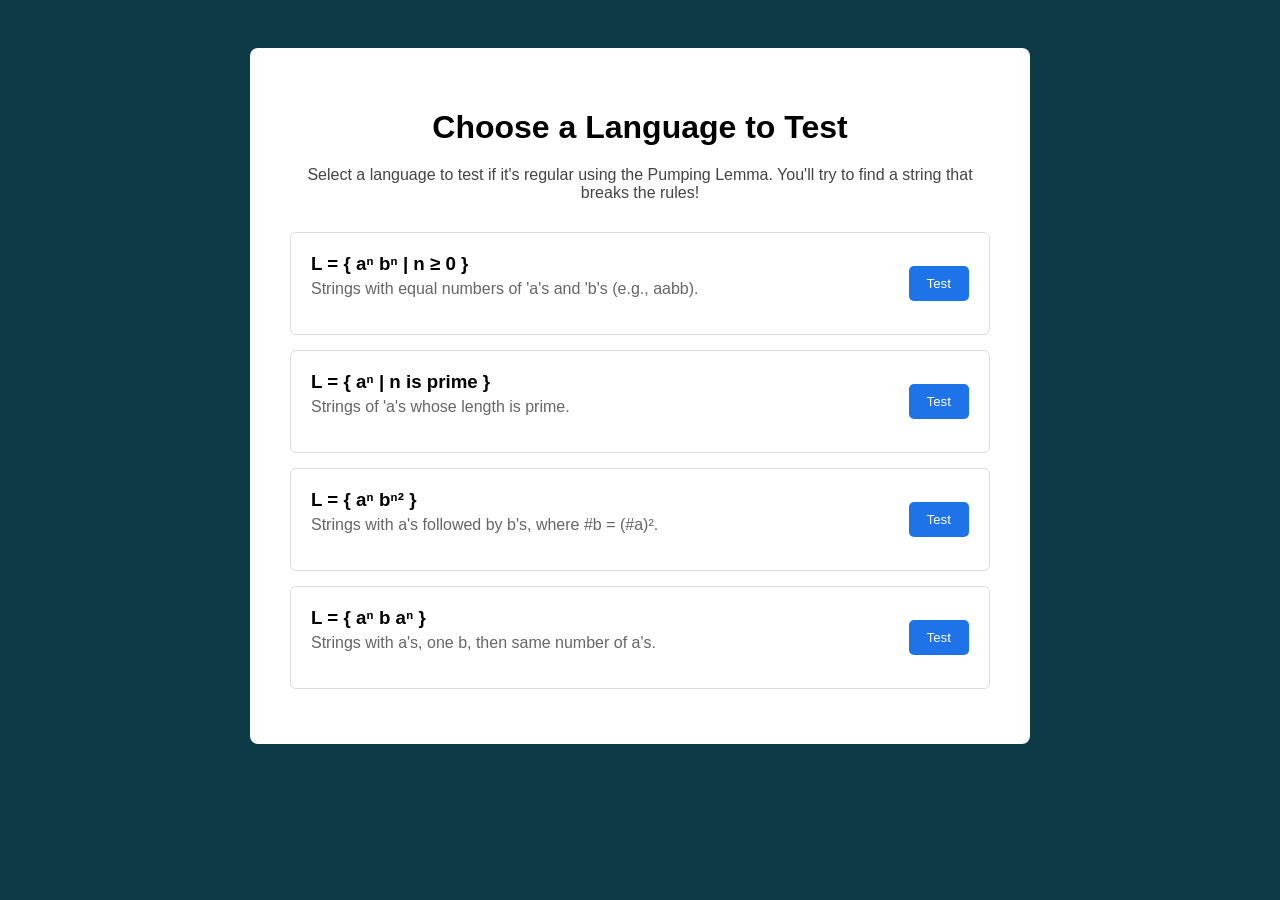
<file: index.html>
<!DOCTYPE html>
<html lang="en">

<head>

<meta charset="UTF-8">
<title>Pumping Lemma Visualizer</title>

<link rel="stylesheet" href="style.css">

</head>

<body>

<div class="container">

<h1>Choose a Language to Test</h1>

<p class="description">
Select a language to test if it's regular using the Pumping Lemma.
You'll try to find a string that breaks the rules!
</p>


<div class="language-card">

<div class="language-info">
<h3>L = { aⁿ bⁿ | n ≥ 0 }</h3>
<p>Strings with equal numbers of 'a's and 'b's (e.g., aabb).</p>
</div>

<button onclick="openSimulator('anbn')">Test</button>

</div>



<div class="language-card">

<div class="language-info">
<h3>L = { aⁿ | n is prime }</h3>
<p>Strings of 'a's whose length is prime.</p>
</div>

<button onclick="openSimulator('aprime')">Test</button>

</div>


<div class="language-card">

<div class="language-info">
<h3>L = { aⁿ bⁿ² }</h3>
<p>Strings with a's followed by b's, where #b = (#a)².</p>
</div>

<button onclick="openSimulator('square')">Test</button>

</div>


<div class="language-card">

<div class="language-info">
<h3>L = { aⁿ b aⁿ }</h3>
<p>Strings with a's, one b, then same number of a's.</p>
</div>

<button onclick="openSimulator('aba')">Test</button>

</div>


</div>


<script src="script.js"></script>
<script>
function selectLang(language){
    localStorage.setItem("selectedLanguage", language)
    window.location.href = "simulator.html"
}
</script>

</body>

</html>
</file>
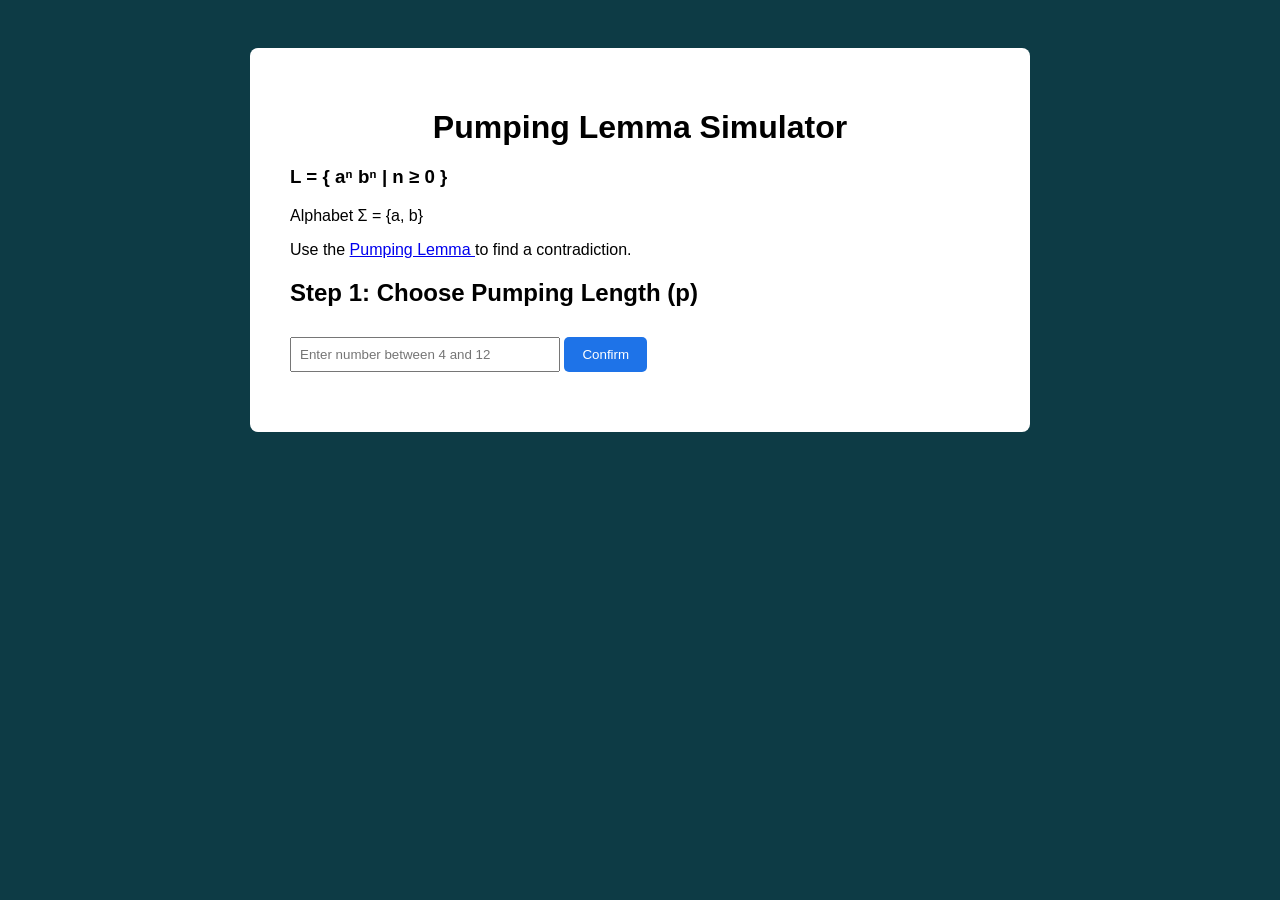
<file: simulator.html>
<!DOCTYPE html>
<html lang="en">

<head>

<meta charset="UTF-8">
<title>Pumping Lemma Simulator</title>

<link rel="stylesheet" href="style.css">

</head>

<body>
<div class="container">

<h1>Pumping Lemma Simulator</h1>

<h3 id="languageTitle"></h3>

<p id="alphabetText"></p>

<p>
Use the
<a href="https://en.wikipedia.org/wiki/Pumping_lemma_for_regular_languages" target="_blank">
Pumping Lemma
</a>
to find a contradiction.
</p>


<h2>Step 1: Choose Pumping Length (p)</h2>

<input id="pValue" type="number" placeholder="Enter number between 4 and 12">

<button onclick="validateP()">Confirm</button>

<div id="pError" class="error"></div>


<div id="step2" style="display:none;">

<h2>Step 2: Enter String</h2>

<input id="inputString" type = "text">

<button onclick="validateString()">Validate String</button>

<div id="stringError" class="error"></div>

</div>

<div id="step3" style="display:none;">

<h2>Step 3: Split String into x, y, z</h2>

<div id="visualString"></div>

<div class="slider-container">
<label>x end</label>
<input type="range" id="xSlider" min="0" value="0">
</div>

<div class="slider-container">
<label>y end</label>
<input type="range" id="ySlider" min="0" value="1">
</div>

<div id="splitError" class="error"></div>

<div id="xyzValues" style="margin-top:20px;">
<p><b>x = </b><span id="xVal"></span></p>
<p><b>y = </b><span id="yVal"></span></p>
<p><b>z = </b><span id="zVal"></span></p>
</div>

</div>

<div id="step4" style="display:none; margin-top:30px;">

<h2>Step 4: Repeat y</h2>

<label>Enter a number (i) to repeat y</label>

<input id="iValue" type="number" placeholder="e.g., 2">

<button onclick="testPumping()">Test String</button>

<div id="pumpError" class="error"></div>

<div id="pumpResult" style="margin-top:15px;"></div>


</div>

<script src="script.js"></script>

<!-- <script>

const lang = localStorage.getItem("selectedLanguage") || "anbn";

const title = document.getElementById("languageTitle");
const alphabet = document.getElementById("alphabetText");
const inputPlaceholder = document.getElementById("inputString");

// Ensure steps are hidden on fresh load
document.getElementById("step2").style.display = "none";
document.getElementById("step3").style.display = "none";
document.getElementById("step4").style.display = "none";

// Update UI based on what was clicked in index.html
if (lang === "anbn") {
    title.innerText = "L = { aⁿ bⁿ | n ≥ 0 }";
    alphabet.innerText = "Alphabet Σ = {a, b}";
    inputPlaceholder.placeholder = "Example: a5b5";
} else if (lang === "aprime") {
    title.innerText = "L = { aⁿ | n is prime }";
    alphabet.innerText = "Alphabet Σ = {a}";
    inputPlaceholder.placeholder = "Example: a7";
} else if (lang === "square") {
    title.innerText = "L = { aⁿ bⁿ² }";
    alphabet.innerText = "Alphabet Σ = {a, b}";
    inputPlaceholder.placeholder = "Example: a3b9";
} else if (lang === "aba") {
    title.innerText = "L = { aⁿ b aⁿ }";
    alphabet.innerText = "Alphabet Σ = {a, b}";
    inputPlaceholder.placeholder = "Example: a4ba4";
}
</script> -->
</body>

</html>
</file>
<file: style.css>
body{
font-family:Arial;
padding:40px;
}

#stringView{
margin-top:20px;
}

.char{
display:inline-block;
padding:10px;
margin:3px;
border-radius:4px;
border:1px solid #aaa;
font-weight:bold;
}

#errorMsg{
color:red;
margin-top:10px;
}
body{
font-family:Arial;
background:#0d3b45;
display:flex;
justify-content:center;
padding:40px;
}


.container{

background:white;
padding:40px;
width:700px;
border-radius:8px;

}


h1{
text-align:center;
margin-bottom:20px;
}


.description{
text-align:center;
margin-bottom:30px;
color:#444;
}


.language-card{

display:flex;
justify-content:space-between;
align-items:center;

border:1px solid #ddd;
padding:20px;
margin-bottom:15px;

border-radius:6px;

}


.language-info h3{
margin:0;
}


.language-info p{
margin-top:5px;
color:#666;
}


button{

background:#1e73e8;
color:white;

border:none;

padding:10px 18px;

border-radius:5px;

cursor:pointer;

}


button:hover{

background:#1558b0;

}
.error{
color:red;
margin-top:10px;
}

input{
padding:8px;
margin-top:10px;
margin-bottom:10px;
width:250px;
}

#visualString{
margin-top:20px;
margin-bottom:20px;
font-size:20px;
letter-spacing:10px;
}

.charBox{
display:inline-block;
padding:10px;
margin:2px;
border-radius:4px;
background:#ddd;
}

.xColor{
background:#6ec1e4;
}

.yColor{
background:#ffb703;
}

.zColor{
background:#cfcfcf;
}

.slider-container{
margin-top:15px;
}

.language-card{
display:flex;
justify-content:space-between;
align-items:center;
}

.language-card:hover{
transform:scale(1.02);
box-shadow:0 4px 12px rgba(0,0,0,0.1);
}

.successBox{
background:#d4edda;
border:1px solid #b7dfc5;
padding:12px;
border-radius:6px;
margin-top:10px;
color:#155724;
}

.tryAgainBox{
background:#fff3cd;
border:1px solid #ffe69c;
padding:12px;
border-radius:6px;
margin-top:10px;
color:#856404;
}
</file>
